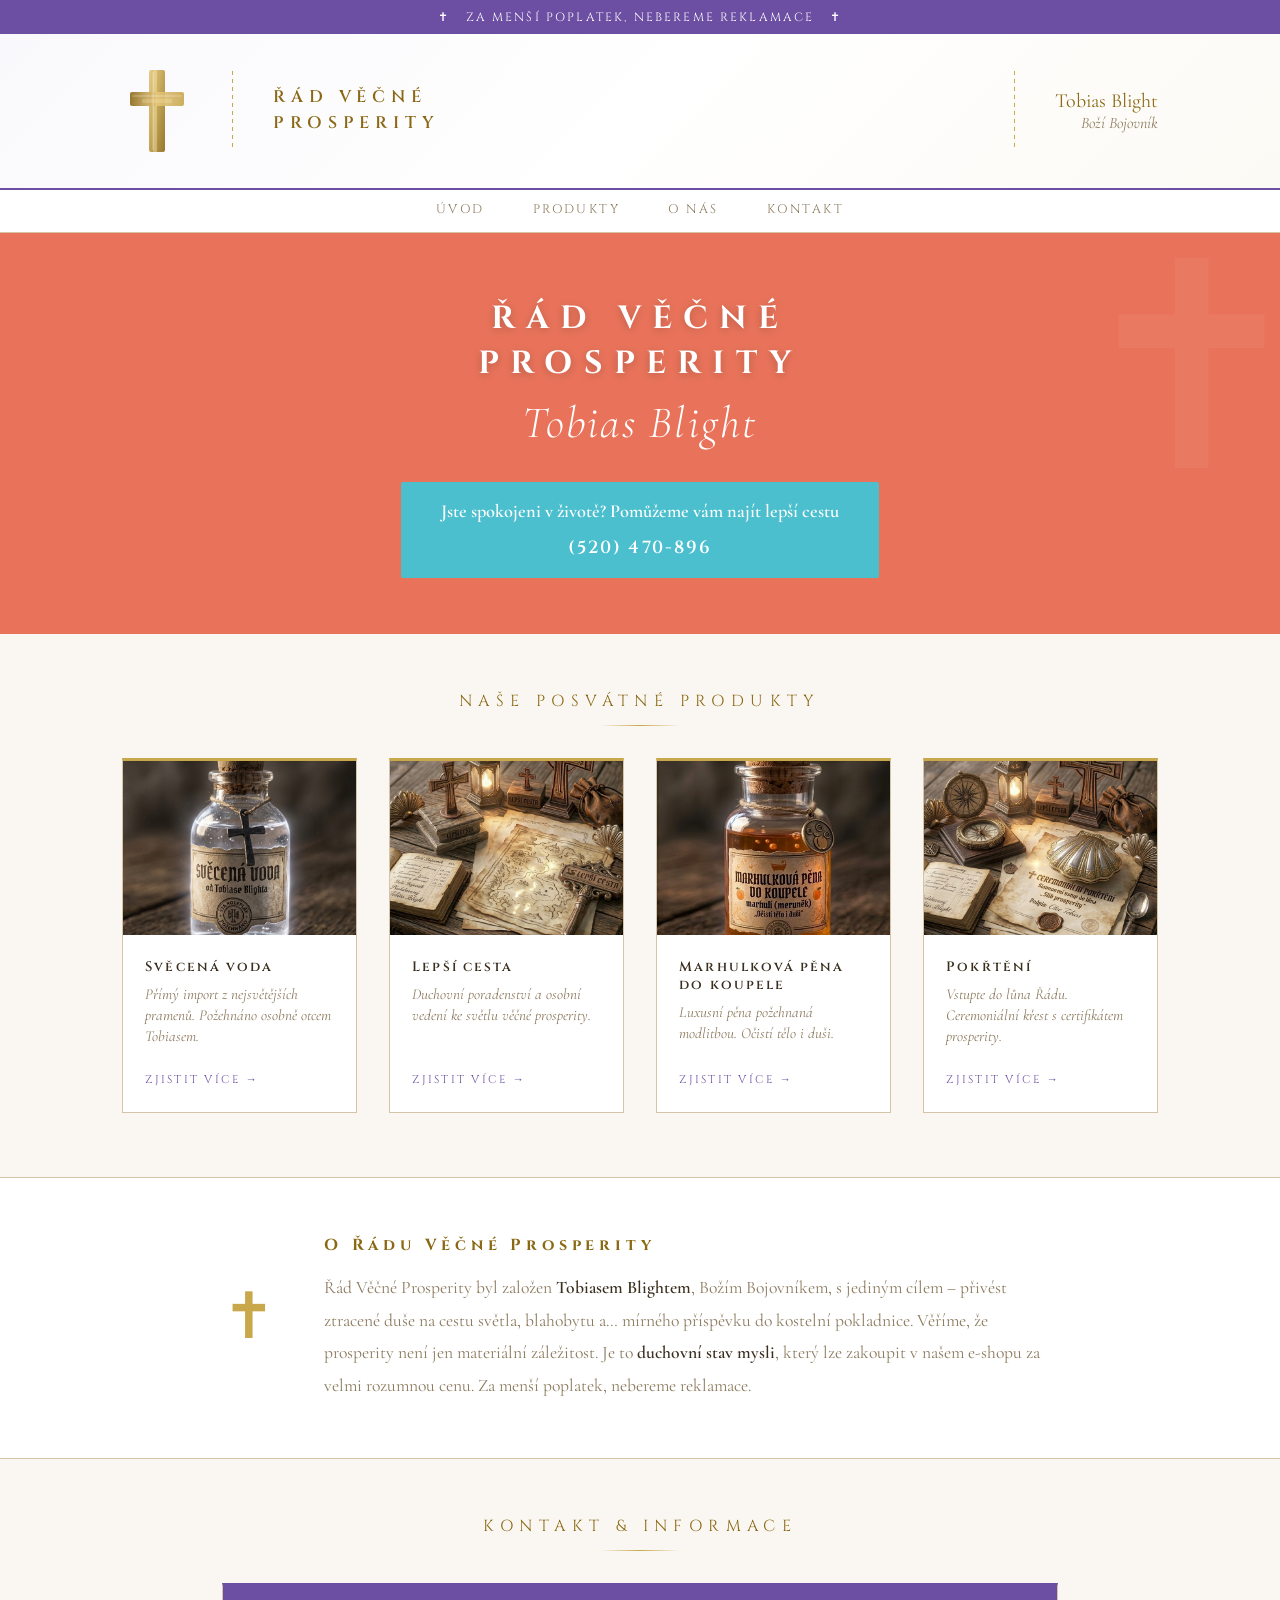
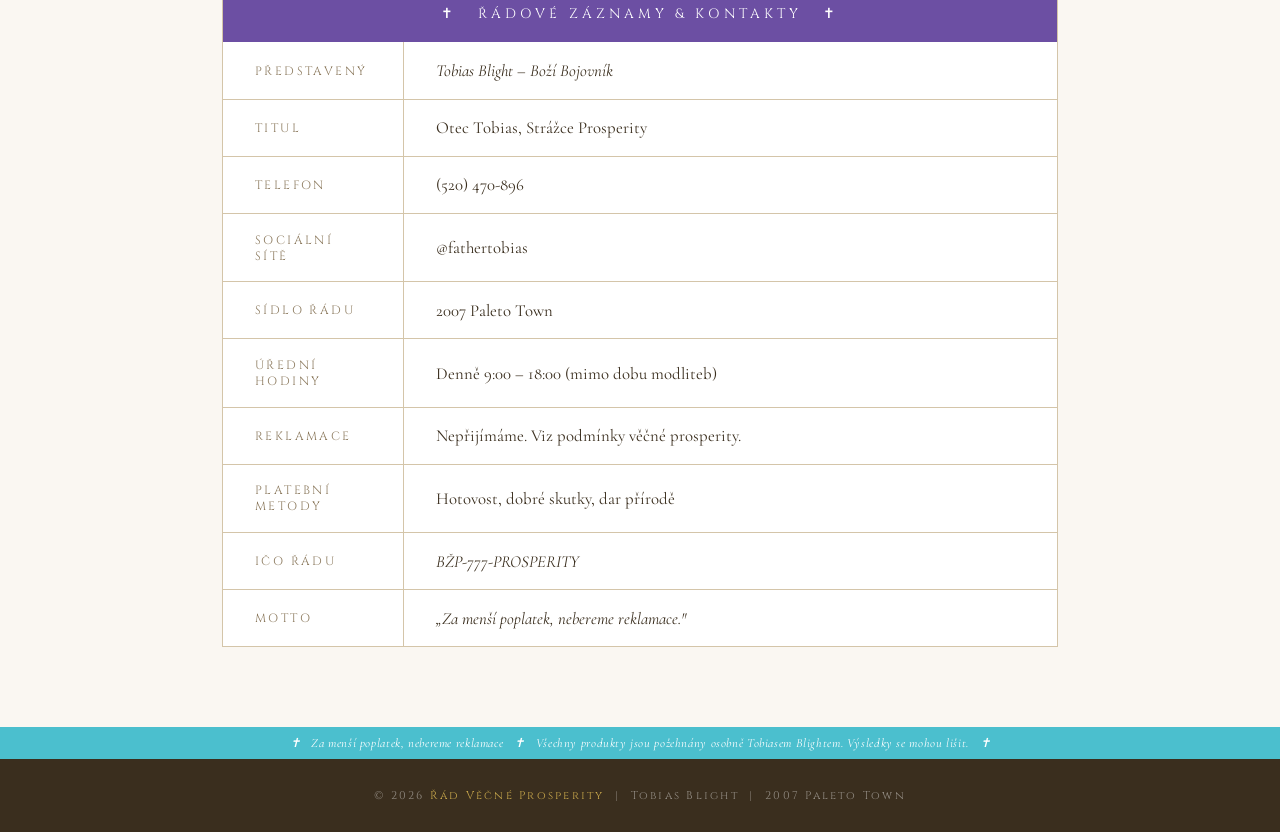
<file: index.html>
<!DOCTYPE html>
<html lang="cs">
<head>
<meta charset="UTF-8">
<meta name="viewport" content="width=device-width, initial-scale=1.0">
<title>Řád Věčné Prosperity – Tobias Blight</title>
<link rel="preconnect" href="https://fonts.googleapis.com">
<link href="https://fonts.googleapis.com/css2?family=Cormorant+Garamond:ital,wght@0,300;0,400;0,600;1,300;1,400&family=Cinzel:wght@400;600;700&display=swap" rel="stylesheet">
<style>
  :root {
    --gold: #C9A84C;
    --gold-light: #E8C97A;
    --gold-dark: #8B6914;
    --purple: #6C4FA3;
    --purple-light: #9B79D4;
    --coral: #E8735A;
    --teal: #4BBFCE;
    --cream: #FAF7F2;
    --white: #FFFFFF;
    --text-dark: #3A2E1E;
    --text-muted: #8C7A5E;
    --border: #D4C5A9;
  }

  * { margin: 0; padding: 0; box-sizing: border-box; }

  body {
    font-family: 'Cormorant Garamond', serif;
    background: var(--cream);
    color: var(--text-dark);
    min-height: 100vh;
  }

  /* ── HEADER ── */
  header {
    background: var(--white);
    border-bottom: 2px solid var(--purple);
    padding: 0;
    position: relative;
    overflow: hidden;
  }

  header::before {
    content: '';
    position: absolute;
    inset: 0;
    background: linear-gradient(135deg, rgba(108,79,163,0.04) 0%, transparent 50%, rgba(201,168,76,0.06) 100%);
    pointer-events: none;
  }

  .header-inner {
    max-width: 1100px;
    margin: 0 auto;
    display: flex;
    align-items: center;
    gap: 2.5rem;
    padding: 2rem 2rem;
  }

  .logo-cross {
    flex-shrink: 0;
    width: 70px;
    height: 90px;
  }

  .logo-cross svg {
    width: 100%;
    height: 100%;
  }

  .header-divider {
    width: 1px;
    height: 80px;
    background: repeating-linear-gradient(to bottom, var(--gold) 0px, var(--gold) 4px, transparent 4px, transparent 8px);
    flex-shrink: 0;
  }

  .header-text {
    flex: 1;
  }

  .org-name {
    font-family: 'Cinzel', serif;
    font-size: 1.05rem;
    font-weight: 600;
    letter-spacing: 0.35em;
    color: var(--gold-dark);
    line-height: 1.5;
  }

  .header-contact-bar {
    background: var(--purple);
    color: var(--white);
    text-align: center;
    padding: 0.55rem 1rem;
    font-family: 'Cinzel', serif;
    font-size: 0.75rem;
    letter-spacing: 0.18em;
  }

  nav {
    background: var(--white);
    border-bottom: 1px solid var(--border);
    padding: 0.7rem 2rem;
    display: flex;
    justify-content: center;
    gap: 3rem;
  }

  nav a {
    font-family: 'Cinzel', serif;
    font-size: 0.78rem;
    letter-spacing: 0.2em;
    color: var(--text-muted);
    text-decoration: none;
    text-transform: uppercase;
    transition: color 0.2s;
    padding-bottom: 2px;
    border-bottom: 1px solid transparent;
  }

  nav a:hover {
    color: var(--gold-dark);
    border-bottom-color: var(--gold);
  }

  /* ── HERO ── */
  .hero {
    background: var(--coral);
    color: var(--white);
    text-align: center;
    padding: 4rem 2rem 3.5rem;
    position: relative;
    overflow: hidden;
  }

  .hero::after {
    content: '✝';
    position: absolute;
    font-size: 18rem;
    color: rgba(255,255,255,0.04);
    top: -2rem;
    right: -2rem;
    pointer-events: none;
  }

  .hero-org {
    font-family: 'Cinzel', serif;
    font-size: clamp(1.3rem, 3vw, 2rem);
    letter-spacing: 0.35em;
    font-weight: 700;
    line-height: 1.4;
    text-shadow: 0 2px 8px rgba(0,0,0,0.2);
  }

  .hero-name {
    font-family: 'Cormorant Garamond', serif;
    font-style: italic;
    font-size: clamp(1.8rem, 4vw, 2.8rem);
    font-weight: 300;
    margin-top: 0.6rem;
    letter-spacing: 0.05em;
  }

  .hero-tagline {
    margin-top: 2rem;
    background: var(--teal);
    display: inline-block;
    padding: 1rem 2.5rem;
    font-size: 1.15rem;
    font-weight: 600;
    border-radius: 2px;
    max-width: 540px;
    line-height: 1.5;
  }

  .hero-phone {
    display: block;
    margin-top: 0.6rem;
    font-family: 'Cinzel', serif;
    font-size: 1.1rem;
    letter-spacing: 0.12em;
    font-weight: 600;
  }

  /* ── SECTION TITLES ── */
  .section-title-wrap {
    text-align: center;
    padding: 3.5rem 1rem 2rem;
  }

  .section-title {
    font-family: 'Cinzel', serif;
    font-size: 1rem;
    letter-spacing: 0.4em;
    color: var(--gold-dark);
    text-transform: uppercase;
  }

  .section-title-line {
    width: 80px;
    height: 1px;
    background: linear-gradient(90deg, transparent, var(--gold), transparent);
    margin: 0.8rem auto 0;
  }

  /* ── PRODUCTS GRID ── */
  .products-section {
    max-width: 1100px;
    margin: 0 auto;
    padding: 0 2rem 4rem;
  }

  .products-grid {
    display: grid;
    grid-template-columns: repeat(auto-fill, minmax(230px, 1fr));
    gap: 2rem;
  }

  .product-card {
    background: var(--white);
    border: 1px solid var(--border);
    border-top: 3px solid var(--gold);
    text-decoration: none;
    color: inherit;
    display: flex;
    flex-direction: column;
    transition: box-shadow 0.25s, transform 0.25s, border-top-color 0.25s;
    position: relative;
    overflow: hidden;
  }

  .product-card::before {
    content: '';
    position: absolute;
    inset: 0;
    background: linear-gradient(135deg, rgba(201,168,76,0.04), transparent);
    opacity: 0;
    transition: opacity 0.25s;
  }

  .product-card:hover {
    box-shadow: 0 8px 32px rgba(108,79,163,0.12), 0 2px 8px rgba(0,0,0,0.06);
    transform: translateY(-3px);
    border-top-color: var(--purple);
  }

  .product-card:hover::before { opacity: 1; }

  .product-img {
    width: 100%;
    aspect-ratio: 4/3;
    object-fit: cover;
    display: block;
    background: linear-gradient(135deg, #e8e0d4 0%, #f5f0ea 100%);
  }

  .product-img-placeholder {
    width: 100%;
    aspect-ratio: 4/3;
    background: linear-gradient(135deg, #e8e0d4 0%, #f5f0ea 100%);
    display: flex;
    align-items: center;
    justify-content: center;
    font-size: 3.5rem;
    color: var(--gold);
  }

  .product-img {
    width: 100%;
    aspect-ratio: 4/3;
    object-fit: cover;
    display: block;
    background: linear-gradient(135deg, #e8e0d4 0%, #f5f0ea 100%);
  }

  .product-body {
    padding: 1.4rem 1.4rem 1.6rem;
    flex: 1;
    display: flex;
    flex-direction: column;
    gap: 0.5rem;
  }

  .product-name {
    font-family: 'Cinzel', serif;
    font-size: 0.85rem;
    letter-spacing: 0.15em;
    color: var(--text-dark);
    font-weight: 600;
  }

  .product-sub {
    font-style: italic;
    color: var(--text-muted);
    font-size: 0.95rem;
    line-height: 1.4;
  }

  .product-cta {
    margin-top: auto;
    padding-top: 1rem;
    font-family: 'Cinzel', serif;
    font-size: 0.7rem;
    letter-spacing: 0.2em;
    color: var(--purple);
    text-transform: uppercase;
  }

  .product-card:hover .product-cta {
    color: var(--gold-dark);
  }

  /* ── ABOUT STRIP ── */
  .about-strip {
    background: var(--white);
    border-top: 1px solid var(--border);
    border-bottom: 1px solid var(--border);
  }

  .about-inner {
    max-width: 900px;
    margin: 0 auto;
    padding: 3.5rem 2rem;
    display: grid;
    grid-template-columns: auto 1fr;
    gap: 3rem;
    align-items: center;
  }

  .about-cross {
    font-size: 4rem;
    color: var(--gold);
    text-align: center;
    line-height: 1;
  }

  .about-text h2 {
    font-family: 'Cinzel', serif;
    font-size: 1rem;
    letter-spacing: 0.3em;
    color: var(--gold-dark);
    margin-bottom: 1rem;
  }

  .about-text p {
    font-size: 1.1rem;
    line-height: 1.85;
    color: var(--text-muted);
  }

  .about-text p strong {
    color: var(--text-dark);
    font-weight: 600;
  }

  /* ── CONTACTS TABLE ── */
  .contacts-section {
    max-width: 900px;
    margin: 0 auto;
    padding: 0 2rem 5rem;
  }

  .contacts-card {
    background: var(--white);
    border: 1px solid var(--border);
    border-top: 3px solid var(--purple);
    overflow: hidden;
  }

  .contacts-header {
    background: var(--purple);
    color: var(--white);
    padding: 1.2rem 2rem;
    font-family: 'Cinzel', serif;
    font-size: 0.85rem;
    letter-spacing: 0.3em;
    text-align: center;
  }

  .contacts-table {
    width: 100%;
    border-collapse: collapse;
  }

  .contacts-table tr {
    border-bottom: 1px solid var(--border);
    transition: background 0.15s;
  }

  .contacts-table tr:last-child { border-bottom: none; }
  .contacts-table tr:hover { background: #faf8f4; }

  .contacts-table td {
    padding: 1.1rem 2rem;
    font-size: 1.05rem;
    vertical-align: middle;
  }

  .contacts-table td:first-child {
    font-family: 'Cinzel', serif;
    font-size: 0.75rem;
    letter-spacing: 0.2em;
    color: var(--text-muted);
    width: 180px;
    border-right: 1px solid var(--border);
    text-transform: uppercase;
  }

  .contacts-table td:last-child {
    color: var(--text-dark);
    font-weight: 400;
  }

  .contacts-table .highlight {
    color: var(--purple);
    font-weight: 600;
  }

  .contacts-table .gold {
    color: var(--gold-dark);
    font-style: italic;
  }

  /* ── FOOTER ── */
  footer {
    background: var(--text-dark);
    color: rgba(255,255,255,0.45);
    text-align: center;
    padding: 1.8rem 1rem;
    font-family: 'Cinzel', serif;
    font-size: 0.7rem;
    letter-spacing: 0.2em;
  }

  footer span {
    color: var(--gold);
  }

  /* ── DISCLAIMER ── */
  .disclaimer {
    background: var(--teal);
    color: var(--white);
    text-align: center;
    padding: 0.5rem 1rem;
    font-size: 0.78rem;
    letter-spacing: 0.05em;
    font-style: italic;
  }
</style>
</head>
<body>

<!-- TOP BAR -->
<div class="header-contact-bar">✝ &nbsp; ZA MENŠÍ POPLATEK, NEBEREME REKLAMACE &nbsp; ✝</div>

<!-- HEADER -->
<header>
  <div class="header-inner">
    <div class="logo-cross">
      <svg viewBox="0 0 70 90" xmlns="http://www.w3.org/2000/svg">
        <defs>
          <linearGradient id="goldGrad" x1="0%" y1="0%" x2="100%" y2="100%">
            <stop offset="0%" style="stop-color:#E8C97A"/>
            <stop offset="40%" style="stop-color:#C9A84C"/>
            <stop offset="100%" style="stop-color:#8B6914"/>
          </linearGradient>
          <linearGradient id="goldGrad2" x1="0%" y1="0%" x2="100%" y2="0%">
            <stop offset="0%" style="stop-color:#8B6914"/>
            <stop offset="50%" style="stop-color:#E8C97A"/>
            <stop offset="100%" style="stop-color:#C9A84C"/>
          </linearGradient>
        </defs>
        <!-- vertical beam -->
        <rect x="27" y="4" width="16" height="82" rx="2" fill="url(#goldGrad)" opacity="0.9"/>
        <!-- highlight on vertical -->
        <rect x="31" y="4" width="4" height="82" rx="1" fill="rgba(255,240,180,0.4)"/>
        <!-- horizontal beam -->
        <rect x="8" y="26" width="54" height="14" rx="2" fill="url(#goldGrad2)" opacity="0.9"/>
        <!-- small cross pin -->
        <rect x="20" y="33" width="30" height="4" rx="1" fill="rgba(255,240,180,0.25)"/>
        <!-- inner line detail -->
        <rect x="30" y="6" width="2" height="78" rx="1" fill="rgba(255,255,255,0.18)"/>
        <rect x="10" y="29" width="50" height="2" rx="1" fill="rgba(255,255,255,0.18)"/>
      </svg>
    </div>
    <div class="header-divider"></div>
    <div class="header-text">
      <div class="org-name">ŘÁD VĚČNÉ<br>PROSPERITY</div>
    </div>
    <div class="header-divider"></div>
    <div style="text-align:right;">
      <div style="font-family:'Cormorant Garamond',serif; font-size:1.25rem; color:var(--gold-dark);">Tobias Blight</div>
      <div style="font-family:'Cormorant Garamond',serif; font-style:italic; color:var(--text-muted); font-size:1rem;">Boží Bojovník</div>
    </div>
  </div>
</header>

<!-- NAV -->
<nav>
  <a href="index.html">Úvod</a>
  <a href="#produkty">Produkty</a>
  <a href="#o-nas">O nás</a>
  <a href="#kontakt">Kontakt</a>
</nav>

<!-- HERO -->
<section class="hero">
  <div class="hero-org">ŘÁD VĚČNÉ<br>PROSPERITY</div>
  <div class="hero-name">Tobias Blight</div>
  <div class="hero-tagline">
    Jste spokojeni v životě? Pomůžeme vám najít lepší cestu
    <span class="hero-phone">(520) 470-896</span>
  </div>
</section>

<!-- PRODUCTS -->
<div class="section-title-wrap" id="produkty">
  <div class="section-title">Naše posvátné produkty</div>
  <div class="section-title-line"></div>
</div>

<section class="products-section">
  <div class="products-grid">

    <!-- Svěcená voda -->
    <a href="svecena-voda.html" class="product-card">
      <img src="img/svecena_voda.png" alt="Svěcená voda" class="product-img">
      <div class="product-body">
        <div class="product-name">Svěcená voda</div>
        <div class="product-sub">Přímý import z nejsvětějších pramenů. Požehnáno osobně otcem Tobiasem.</div>
        <div class="product-cta">Zjistit více →</div>
      </div>
    </a>

    <!-- Lepší cesta -->
    <a href="lepsi-cesta.html" class="product-card">
      <img src="img/lepsi_cesta.png" alt="Lepší cesta" class="product-img">
      <div class="product-body">
        <div class="product-name">Lepší cesta</div>
        <div class="product-sub">Duchovní poradenství a osobní vedení ke světlu věčné prosperity.</div>
        <div class="product-cta">Zjistit více →</div>
      </div>
    </a>

    <!-- Marhulková pěna -->
    <a href="marhulkova-pena.html" class="product-card">
      <img src="img/marhulkova_kupel.png" alt="Marhulková pěna" class="product-img">
      <div class="product-body">
        <div class="product-name">Marhulková pěna do koupele</div>
        <div class="product-sub">Luxusní pěna požehnaná modlitbou. Očistí tělo i duši.</div>
        <div class="product-cta">Zjistit více →</div>
      </div>
    </a>

    <!-- Pokřtění -->
    <a href="pokrteni.html" class="product-card">
      <img src="img/pokrteni.png" alt="Pokřtění" class="product-img">
      <div class="product-body">
        <div class="product-name">Pokřtění</div>
        <div class="product-sub">Vstupte do lůna Řádu. Ceremoniální křest s certifikátem prosperity.</div>
        <div class="product-cta">Zjistit více →</div>
      </div>
    </a>

  </div>
</section>

<!-- ABOUT -->
<section class="about-strip" id="o-nas">
  <div class="about-inner">
    <div class="about-cross">✝</div>
    <div class="about-text">
      <h2>O Řádu Věčné Prosperity</h2>
      <p>
        Řád Věčné Prosperity byl založen <strong>Tobiasem Blightem</strong>, Božím Bojovníkem,
        s jediným cílem – přivést ztracené duše na cestu světla, blahobytu a… mírného příspěvku
        do kostelní pokladnice. Věříme, že prosperity není jen materiální záležitost.
        Je to <strong>duchovní stav mysli</strong>, který lze zakoupit v našem e-shopu za velmi rozumnou cenu.
        Za menší poplatek, nebereme reklamace.
      </p>
    </div>
  </div>
</section>

<!-- CONTACTS -->
<div class="section-title-wrap" id="kontakt">
  <div class="section-title">Kontakt &amp; informace</div>
  <div class="section-title-line"></div>
</div>

<section class="contacts-section">
  <div class="contacts-card">
    <div class="contacts-header">✝ &nbsp; ŘÁDOVÉ ZÁZNAMY &amp; KONTAKTY &nbsp; ✝</div>
    <table class="contacts-table">
      <tr>
        <td>Představený</td>
        <td class="gold">Tobias Blight – Boží Bojovník</td>
      </tr>
      <tr>
        <td>Titul</td>
        <td>Otec Tobias, Strážce Prosperity</td>
      </tr>
      <tr>
        <td>Telefon</td>
        <td class="highlight">(520) 470-896</td>
      </tr>
      <tr>
        <td>Sociální sítě</td>
        <td class="highlight">@fathertobias</td>
      </tr>
      <tr>
        <td>Sídlo řádu</td>
        <td>2007 Paleto Town</td>
      </tr>
      <tr>
        <td>Úřední hodiny</td>
        <td>Denně 9:00 – 18:00 (mimo dobu modliteb)</td>
      </tr>
      <tr>
        <td>Reklamace</td>
        <td>Nepřijímáme. Viz podmínky věčné prosperity.</td>
      </tr>
      <tr>
        <td>Platební metody</td>
        <td>Hotovost, dobré skutky, dar přírodě</td>
      </tr>
      <tr>
        <td>IČO Řádu</td>
        <td class="gold">BŽP-777-PROSPERITY</td>
      </tr>
      <tr>
        <td>Motto</td>
        <td><em>„Za menší poplatek, nebereme reklamace."</em></td>
      </tr>
    </table>
  </div>
</section>

<!-- DISCLAIMER -->
<div class="disclaimer">
  ✝ &nbsp; Za menší poplatek, nebereme reklamace &nbsp; ✝ &nbsp; Všechny produkty jsou požehnány osobně Tobiasem Blightem. Výsledky se mohou lišit. &nbsp; ✝
</div>

<footer>
  &copy; 2026 <span>Řád Věčné Prosperity</span> &nbsp;|&nbsp; Tobias Blight &nbsp;|&nbsp; 2007 Paleto Town
</footer>

</body>
</html>
</file>
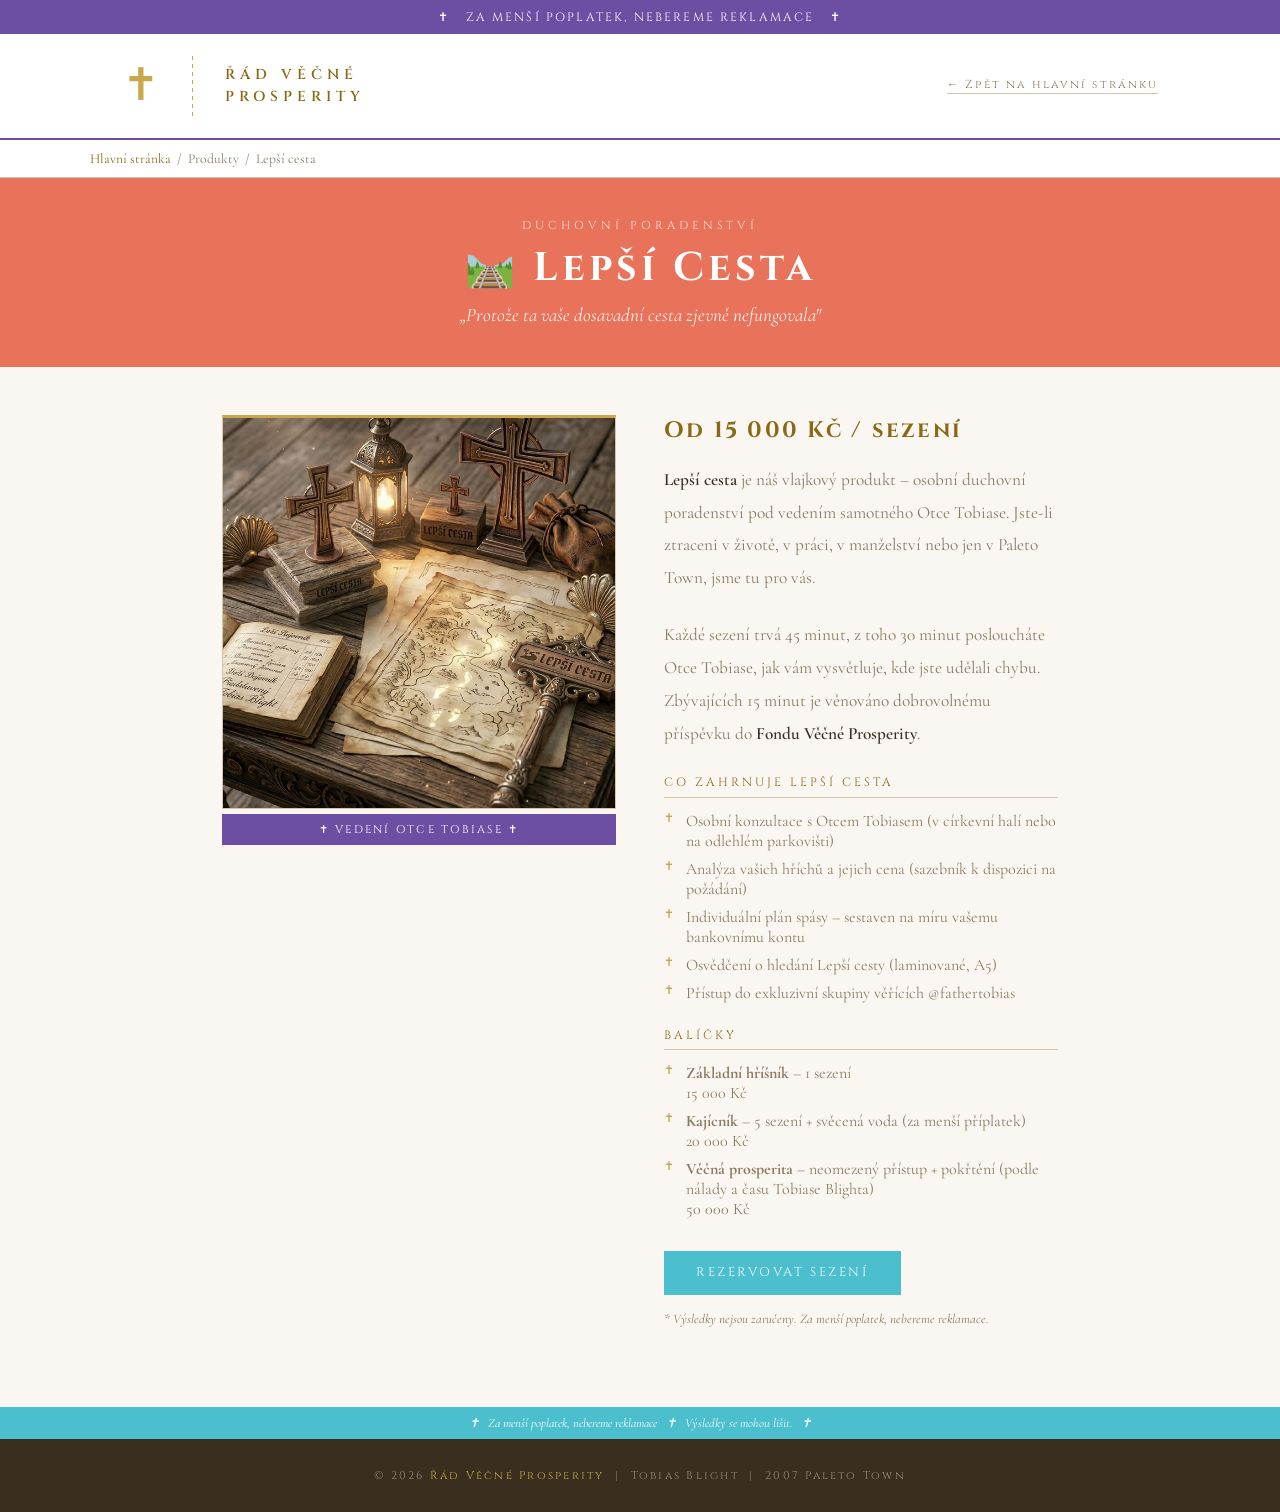
<file: lepsi-cesta.html>
<!DOCTYPE html>
<html lang="cs">
<head>
<meta charset="UTF-8">
<meta name="viewport" content="width=device-width, initial-scale=1.0">
<title>Lepší Cesta – Řád Věčné Prosperity</title>
<link rel="stylesheet" href="product-style.css">
</head>
<body>

<div class="top-bar">✝ &nbsp; ZA MENŠÍ POPLATEK, NEBEREME REKLAMACE &nbsp; ✝</div>

<header>
  <div class="header-inner">
    <div class="header-cross">✝</div>
    <div class="header-divider"></div>
    <div class="org-name">ŘÁD VĚČNÉ<br>PROSPERITY</div>
    <a href="index.html" class="back-link">← Zpět na hlavní stránku</a>
  </div>
</header>

<div style="background:var(--white); border-bottom:1px solid var(--border); padding:0.6rem 2rem;">
  <div style="max-width:1100px; margin:0 auto; font-size:0.85rem; color:var(--text-muted);">
    <a href="index.html" style="color:var(--gold-dark); text-decoration:none;">Hlavní stránka</a>
    &nbsp;/&nbsp; Produkty &nbsp;/&nbsp; Lepší cesta
  </div>
</div>

<div class="product-hero">
  <div class="category">Duchovní poradenství</div>
  <h1>🛤️ Lepší Cesta</h1>
  <div class="tagline">„Protože ta vaše dosavadní cesta zjevně nefungovala"</div>
</div>

<div class="product-content">

  <!-- IMAGE -->
  <div class="product-image-wrap">
    <img src="img/lepsi_cesta.png" alt="Lepší cesta" class="product-image">
    <div class="product-badge">✝ VEDENÍ OTCE TOBIASE ✝</div>
  </div>

  <!-- DETAILS -->
  <div class="product-details">
    <div class="product-price">Od 15 000 Kč / sezení</div>

    <p class="product-description">
      <strong>Lepší cesta</strong> je náš vlajkový produkt – osobní duchovní poradenství
      pod vedením samotného Otce Tobiase. Jste-li ztraceni v životě, v práci, v manželství
      nebo jen v Paleto Town, jsme tu pro vás.
    </p>

    <p class="product-description">
      Každé sezení trvá 45 minut, z toho 30 minut posloucháte Otce Tobiase,
      jak vám vysvětluje, kde jste udělali chybu. Zbývajících 15 minut je věnováno
      dobrovolnému příspěvku do <strong>Fondu Věčné Prosperity</strong>.
    </p>

    <div class="features-title">Co zahrnuje Lepší cesta</div>
    <ul class="features-list">
      <li>Osobní konzultace s Otcem Tobiasem (v církevní halí nebo na odlehlém parkovišti)</li>
      <li>Analýza vašich hříchů a jejich cena (sazebník k dispozici na požádání)</li>
      <li>Individuální plán spásy – sestaven na míru vašemu bankovnímu kontu</li>
      <li>Osvědčení o hledání Lepší cesty (laminované, A5)</li>
      <li>Přístup do exkluzivní skupiny věřících @fathertobias</li>
    </ul>

    <div class="features-title">Balíčky</div>
    <ul class="features-list">
      <li><strong>Základní hříšník</strong> – 1 sezení <br>15 000 Kč</br></li>
      <li><strong>Kajícník</strong> – 5 sezení + svěcená voda (za menší příplatek) <br>20 000 Kč</br></li>
      <li><strong>Věčná prosperita</strong> – neomezený přístup + pokřtění (podle nálady a času Tobiase Blighta) <br>50 000 Kč</br></li>
    </ul>

    <a href="tel:733712958" class="cta-btn">Rezervovat sezení</a>
    <p class="disclaimer-note">* Výsledky nejsou zaručeny. Za menší poplatek, nebereme reklamace.</p>
  </div>

</div>

<div class="disclaimer-strip">
  ✝ &nbsp; Za menší poplatek, nebereme reklamace &nbsp; ✝ &nbsp; Výsledky se mohou lišit. &nbsp; ✝
</div>

<footer>
  &copy; 2026 <span>Řád Věčné Prosperity</span> &nbsp;|&nbsp; Tobias Blight &nbsp;|&nbsp; 2007 Paleto Town
</footer>

</body>
</html>
</file>
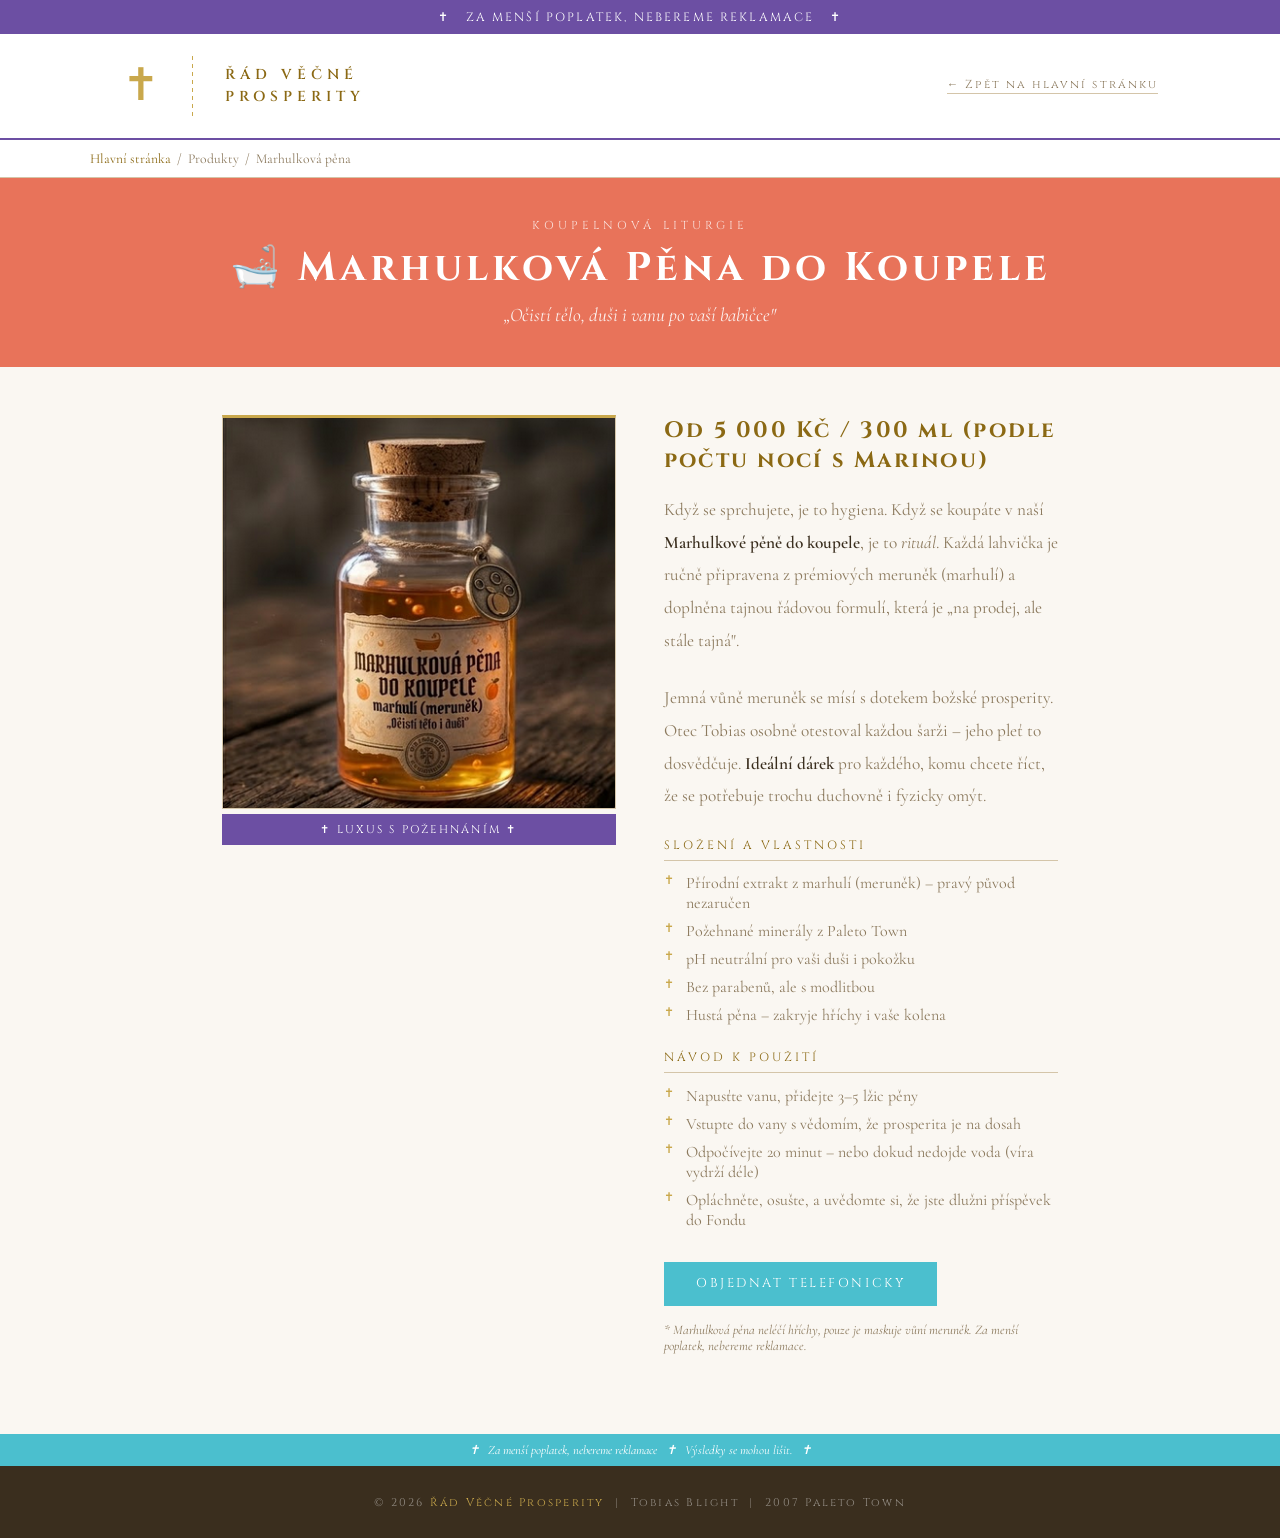
<file: marhulkova-pena.html>
<!DOCTYPE html>
<html lang="cs">
<head>
<meta charset="UTF-8">
<meta name="viewport" content="width=device-width, initial-scale=1.0">
<title>Marhulková Pěna do Koupele – Řád Věčné Prosperity</title>
<link rel="stylesheet" href="product-style.css">
</head>
<body>

<div class="top-bar">✝ &nbsp; ZA MENŠÍ POPLATEK, NEBEREME REKLAMACE &nbsp; ✝</div>

<header>
  <div class="header-inner">
    <div class="header-cross">✝</div>
    <div class="header-divider"></div>
    <div class="org-name">ŘÁD VĚČNÉ<br>PROSPERITY</div>
    <a href="index.html" class="back-link">← Zpět na hlavní stránku</a>
  </div>
</header>

<div style="background:var(--white); border-bottom:1px solid var(--border); padding:0.6rem 2rem;">
  <div style="max-width:1100px; margin:0 auto; font-size:0.85rem; color:var(--text-muted);">
    <a href="index.html" style="color:var(--gold-dark); text-decoration:none;">Hlavní stránka</a>
    &nbsp;/&nbsp; Produkty &nbsp;/&nbsp; Marhulková pěna
  </div>
</div>

<div class="product-hero">
  <div class="category">Koupelnová liturgie</div>
  <h1>🛁 Marhulková Pěna do Koupele</h1>
  <div class="tagline">„Očistí tělo, duši i vanu po vaší babičce"</div>
</div>

<div class="product-content">

  <!-- IMAGE -->
  <div class="product-image-wrap">
    <img src="img/marhulkova_kupel.png" alt="Marhulková pěna" class="product-image">
    <div class="product-badge">✝ LUXUS S POŽEHNÁNÍM ✝</div>
  </div>

  <!-- DETAILS -->
  <div class="product-details">
    <div class="product-price">Od 5 000 Kč / 300 ml (podle počtu nocí s Marinou)</div>

    <p class="product-description">
      Když se sprchujete, je to hygiena. Když se koupáte v naší
      <strong>Marhulkové pěně do koupele</strong>, je to <em>rituál</em>.
      Každá lahvička je ručně připravena z prémiových meruněk (marhulí)
      a doplněna tajnou řádovou formulí, která je „na prodej, ale stále tajná".
    </p>

    <p class="product-description">
      Jemná vůně meruněk se mísí s dotekem božské prosperity.
      Otec Tobias osobně otestoval každou šarži – jeho pleť to dosvědčuje.
      <strong>Ideální dárek</strong> pro každého, komu chcete říct,
      že se potřebuje trochu duchovně i fyzicky omýt.
    </p>

    <div class="features-title">Složení a vlastnosti</div>
    <ul class="features-list">
      <li>Přírodní extrakt z marhulí (meruněk) – pravý původ nezaručen</li>
      <li>Požehnané minerály z Paleto Town</li>
      <li>pH neutrální pro vaši duši i pokožku</li>
      <li>Bez parabenů, ale s modlitbou</li>
      <li>Hustá pěna – zakryje hříchy i vaše kolena</li>
    </ul>

    <div class="features-title">Návod k použití</div>
    <ul class="features-list">
      <li>Napusťte vanu, přidejte 3–5 lžic pěny</li>
      <li>Vstupte do vany s vědomím, že prosperita je na dosah</li>
      <li>Odpočívejte 20 minut – nebo dokud nedojde voda (víra vydrží déle)</li>
      <li>Opláchněte, osušte, a uvědomte si, že jste dlužni příspěvek do Fondu</li>
    </ul>

    <a href="tel:733712958" class="cta-btn">Objednat telefonicky</a>
    <p class="disclaimer-note">* Marhulková pěna neléčí hříchy, pouze je maskuje vůní meruněk. Za menší poplatek, nebereme reklamace.</p>
  </div>

</div>

<div class="disclaimer-strip">
  ✝ &nbsp; Za menší poplatek, nebereme reklamace &nbsp; ✝ &nbsp; Výsledky se mohou lišit. &nbsp; ✝
</div>

<footer>
  &copy; 2026 <span>Řád Věčné Prosperity</span> &nbsp;|&nbsp; Tobias Blight &nbsp;|&nbsp; 2007 Paleto Town
</footer>

</body>
</html>
</file>
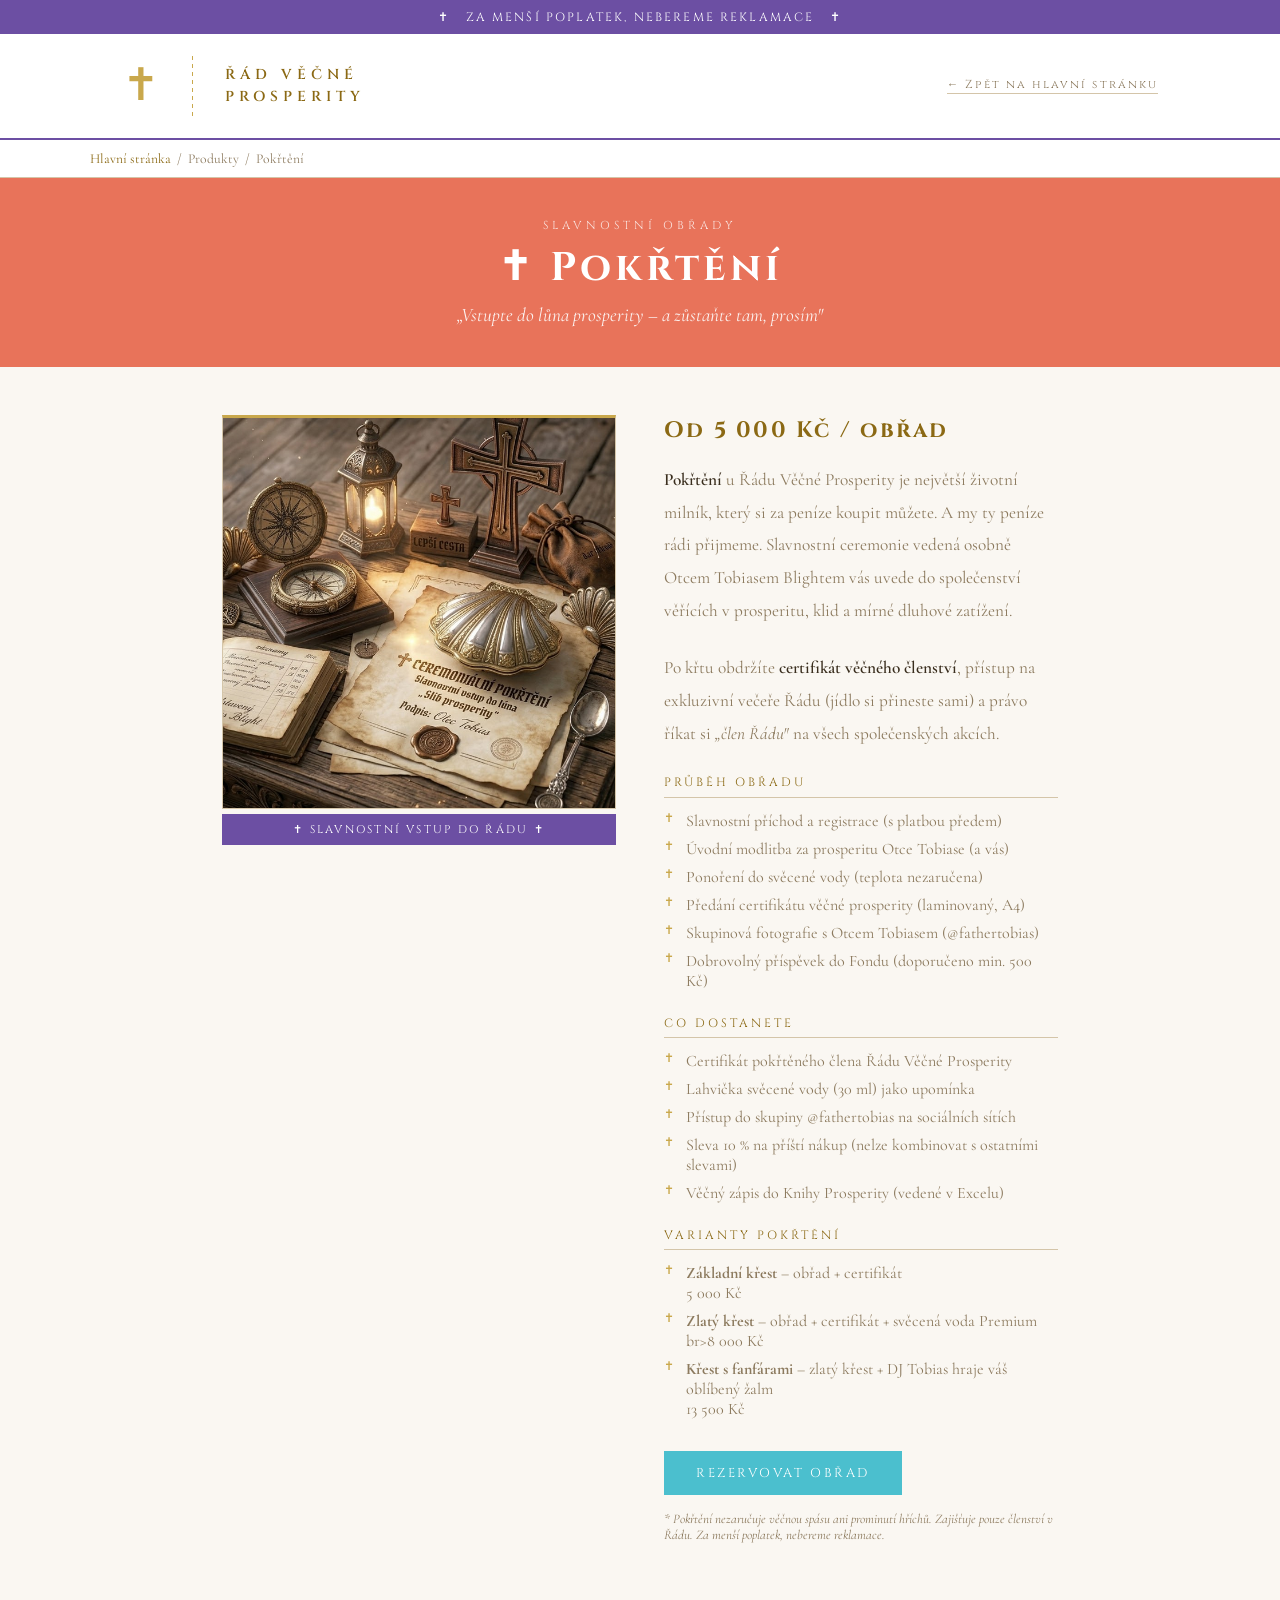
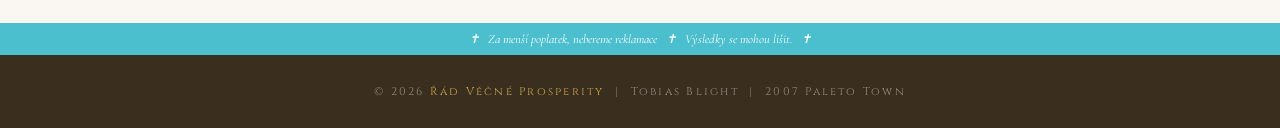
<file: pokrteni.html>
<!DOCTYPE html>
<html lang="cs">
<head>
<meta charset="UTF-8">
<meta name="viewport" content="width=device-width, initial-scale=1.0">
<title>Pokřtění – Řád Věčné Prosperity</title>
<link rel="stylesheet" href="product-style.css">
</head>
<body>

<div class="top-bar">✝ &nbsp; ZA MENŠÍ POPLATEK, NEBEREME REKLAMACE &nbsp; ✝</div>

<header>
  <div class="header-inner">
    <div class="header-cross">✝</div>
    <div class="header-divider"></div>
    <div class="org-name">ŘÁD VĚČNÉ<br>PROSPERITY</div>
    <a href="index.html" class="back-link">← Zpět na hlavní stránku</a>
  </div>
</header>

<div style="background:var(--white); border-bottom:1px solid var(--border); padding:0.6rem 2rem;">
  <div style="max-width:1100px; margin:0 auto; font-size:0.85rem; color:var(--text-muted);">
    <a href="index.html" style="color:var(--gold-dark); text-decoration:none;">Hlavní stránka</a>
    &nbsp;/&nbsp; Produkty &nbsp;/&nbsp; Pokřtění
  </div>
</div>

<div class="product-hero">
  <div class="category">Slavnostní obřady</div>
  <h1>✝ Pokřtění</h1>
  <div class="tagline">„Vstupte do lůna prosperity – a zůstaňte tam, prosím"</div>
</div>

<div class="product-content">

  <!-- IMAGE -->
  <div class="product-image-wrap">
    <img src="img/pokrteni.png" alt="Pokřtění" class="product-image">
    <div class="product-badge">✝ SLAVNOSTNÍ VSTUP DO ŘÁDU ✝</div>
  </div>

  <!-- DETAILS -->
  <div class="product-details">
    <div class="product-price">Od 5 000 Kč / obřad</div>

    <p class="product-description">
      <strong>Pokřtění</strong> u Řádu Věčné Prosperity je největší životní milník,
      který si za peníze koupit můžete. A my ty peníze rádi přijmeme.
      Slavnostní ceremonie vedená osobně Otcem Tobiasem Blightem vás uvede
      do společenství věřících v prosperitu, klid a mírné dluhové zatížení.
    </p>

    <p class="product-description">
      Po křtu obdržíte <strong>certifikát věčného členství</strong>,
      přístup na exkluzivní večeře Řádu (jídlo si přineste sami)
      a právo říkat si <em>„člen Řádu"</em> na všech společenských akcích.
    </p>

    <div class="features-title">Průběh obřadu</div>
    <ul class="features-list">
      <li>Slavnostní příchod a registrace (s platbou předem)</li>
      <li>Úvodní modlitba za prosperitu Otce Tobiase (a vás)</li>
      <li>Ponoření do svěcené vody (teplota nezaručena)</li>
      <li>Předání certifikátu věčné prosperity (laminovaný, A4)</li>
      <li>Skupinová fotografie s Otcem Tobiasem (@fathertobias)</li>
      <li>Dobrovolný příspěvek do Fondu (doporučeno min. 500 Kč)</li>
    </ul>

    <div class="features-title">Co dostanete</div>
    <ul class="features-list">
      <li>Certifikát pokřtěného člena Řádu Věčné Prosperity</li>
      <li>Lahvička svěcené vody (30 ml) jako upomínka</li>
      <li>Přístup do skupiny @fathertobias na sociálních sítích</li>
      <li>Sleva 10 % na příští nákup (nelze kombinovat s ostatními slevami)</li>
      <li>Věčný zápis do Knihy Prosperity (vedené v Excelu)</li>
    </ul>

    <div class="features-title">Varianty pokřtění</div>
    <ul class="features-list">
      <li><strong>Základní křest</strong> – obřad + certifikát <br>5 000 Kč</br></li>
      <li><strong>Zlatý křest</strong> – obřad + certifikát + svěcená voda Premium br>8 000 Kč</br></li>
      <li><strong>Křest s fanfárami</strong> – zlatý křest + DJ Tobias hraje váš oblíbený žalm <br> 13 500 Kč</br></li>
    </ul>

    <a href="tel:733712958" class="cta-btn">Rezervovat obřad</a>
    <p class="disclaimer-note">* Pokřtění nezaručuje věčnou spásu ani prominutí hříchů. Zajišťuje pouze členství v Řádu. Za menší poplatek, nebereme reklamace.</p>
  </div>

</div>

<div class="disclaimer-strip">
  ✝ &nbsp; Za menší poplatek, nebereme reklamace &nbsp; ✝ &nbsp; Výsledky se mohou lišit. &nbsp; ✝
</div>

<footer>
  &copy; 2026 <span>Řád Věčné Prosperity</span> &nbsp;|&nbsp; Tobias Blight &nbsp;|&nbsp; 2007 Paleto Town
</footer>

</body>
</html>
</file>
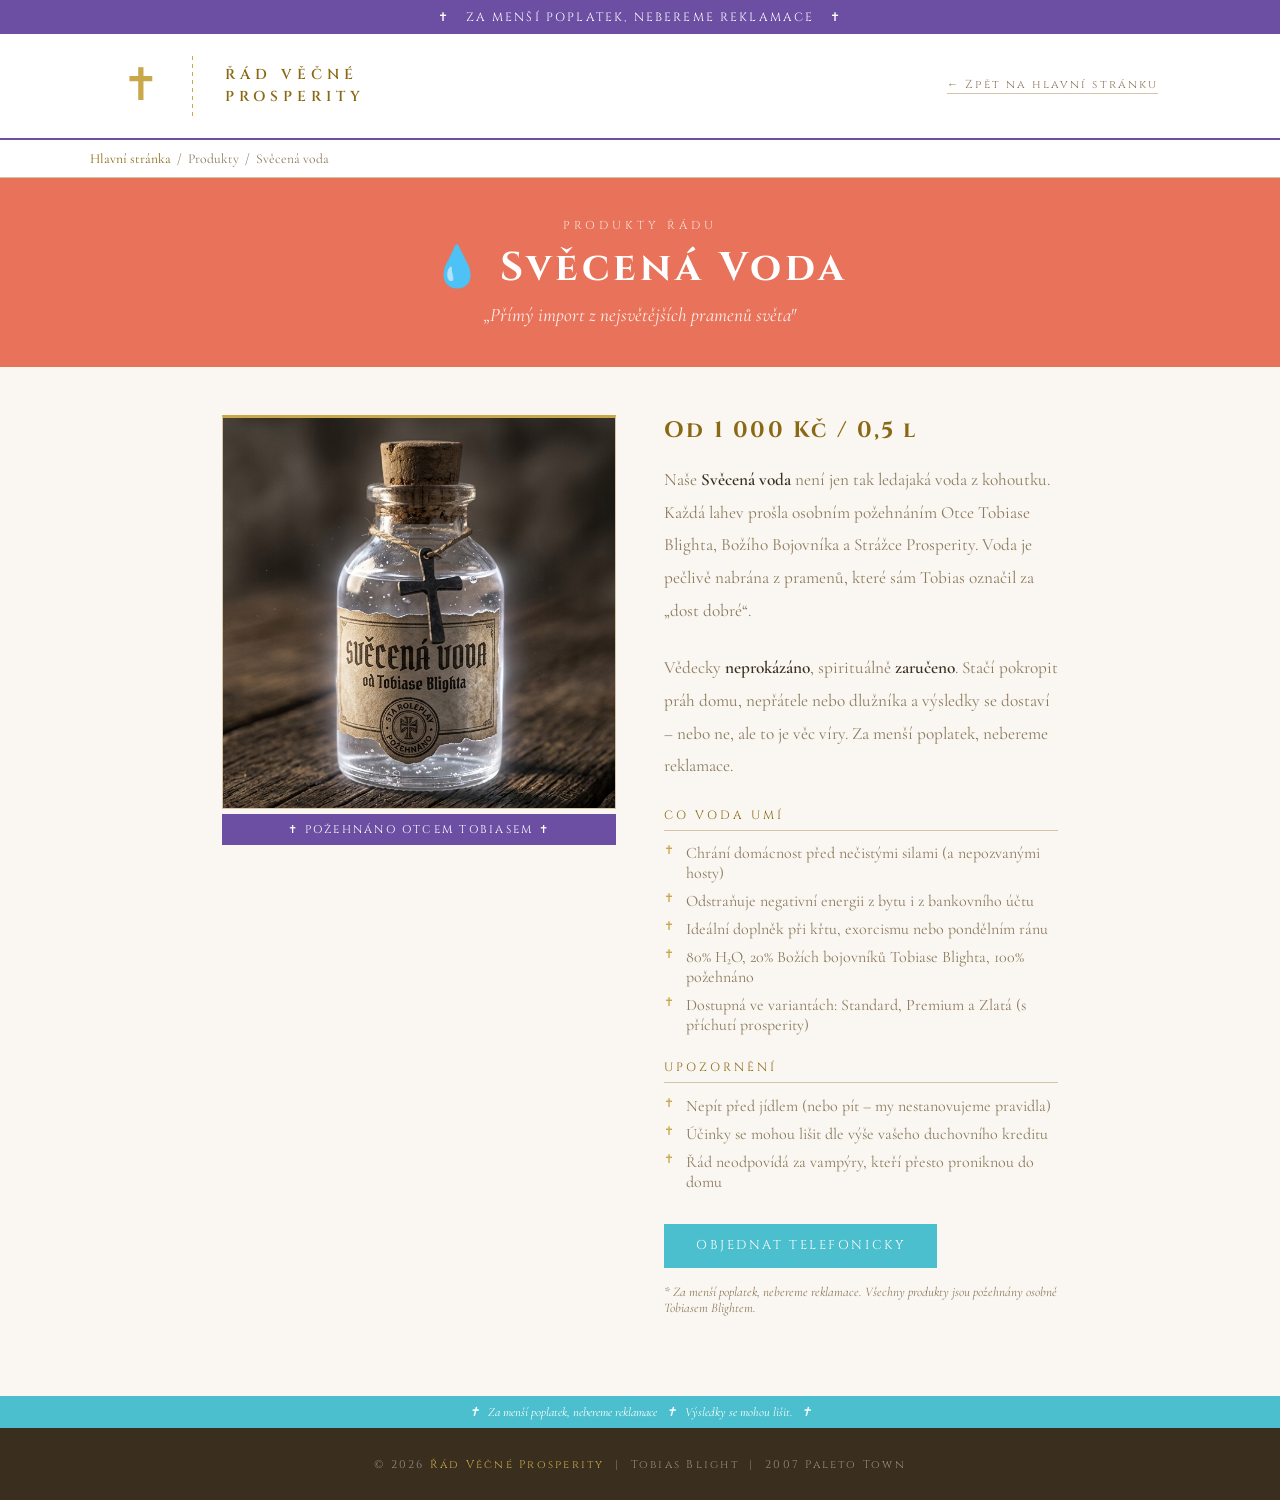
<file: svecena-voda.html>
<!DOCTYPE html>
<html lang="cs">
<head>
<meta charset="UTF-8">
<meta name="viewport" content="width=device-width, initial-scale=1.0">
<title>Svěcená Voda – Řád Věčné Prosperity</title>
<link rel="stylesheet" href="product-style.css">
</head>
<body>

<div class="top-bar">✝ &nbsp; ZA MENŠÍ POPLATEK, NEBEREME REKLAMACE &nbsp; ✝</div>

<header>
  <div class="header-inner">
    <div class="header-cross">✝</div>
    <div class="header-divider"></div>
    <div class="org-name">ŘÁD VĚČNÉ<br>PROSPERITY</div>
    <a href="index.html" class="back-link">← Zpět na hlavní stránku</a>
  </div>
</header>

<div style="background:var(--white); border-bottom:1px solid var(--border); padding:0.6rem 2rem;">
  <div style="max-width:1100px; margin:0 auto; font-size:0.85rem; color:var(--text-muted);">
    <a href="index.html" style="color:var(--gold-dark); text-decoration:none;">Hlavní stránka</a>
    &nbsp;/&nbsp; Produkty &nbsp;/&nbsp; Svěcená voda
  </div>
</div>

<div class="product-hero">
  <div class="category">Produkty Řádu</div>
  <h1>💧 Svěcená Voda</h1>
  <div class="tagline">„Přímý import z nejsvětějších pramenů světa"</div>
</div>

<div class="product-content">

  <!-- IMAGE -->
  <div class="product-image-wrap">
    <img src="img/svecena_voda.png" alt="Svěcená voda" class="product-image">
    <div class="product-badge">✝ POŽEHNÁNO OTCEM TOBIASEM ✝</div>
  </div>

  <!-- DETAILS -->
  <div class="product-details">
    <div class="product-price">Od 1 000 Kč / 0,5 l</div>

    <p class="product-description">
      Naše <strong>Svěcená voda</strong> není jen tak ledajaká voda z kohoutku. Každá lahev prošla
      osobním požehnáním Otce Tobiase Blighta, Božího Bojovníka a Strážce Prosperity.
      Voda je pečlivě nabrána z pramenů, které sám Tobias označil za &bdquo;dost dobré&ldquo;.
    </p>

    <p class="product-description">
      Vědecky <strong>neprokázáno</strong>, spirituálně <strong>zaručeno</strong>. Stačí pokropit
      práh domu, nepřátele nebo dlužníka a výsledky se dostaví – nebo ne, ale to je věc víry.
      Za menší poplatek, nebereme reklamace.
    </p>

    <div class="features-title">Co voda umí</div>
    <ul class="features-list">
      <li>Chrání domácnost před nečistými silami (a nepozvanými hosty)</li>
      <li>Odstraňuje negativní energii z bytu i z bankovního účtu</li>
      <li>Ideální doplněk při křtu, exorcismu nebo pondělním ránu</li>
      <li>80% H₂O, 20% Božích bojovníků Tobiase Blighta, 100% požehnáno</li>
      <li>Dostupná ve variantách: Standard, Premium a Zlatá (s příchutí prosperity)</li>
    </ul>

    <div class="features-title">Upozornění</div>
    <ul class="features-list">
      <li>Nepít před jídlem (nebo pít – my nestanovujeme pravidla)</li>
      <li>Účinky se mohou lišit dle výše vašeho duchovního kreditu</li>
      <li>Řád neodpovídá za vampýry, kteří přesto proniknou do domu</li>
    </ul>

    <a href="tel:733712958" class="cta-btn">Objednat telefonicky</a>
    <p class="disclaimer-note">* Za menší poplatek, nebereme reklamace. Všechny produkty jsou požehnány osobně Tobiasem Blightem.</p>
  </div>

</div>

<div class="disclaimer-strip">
  ✝ &nbsp; Za menší poplatek, nebereme reklamace &nbsp; ✝ &nbsp; Výsledky se mohou lišit. &nbsp; ✝
</div>

<footer>
  &copy; 2026 <span>Řád Věčné Prosperity</span> &nbsp;|&nbsp; Tobias Blight &nbsp;|&nbsp; 2007 Paleto Town
</footer>

</body>
</html>
</file>
<file: product-style.css>
/* ── SHARED PRODUCT PAGE STYLES ── */
@import url('https://fonts.googleapis.com/css2?family=Cormorant+Garamond:ital,wght@0,300;0,400;0,600;1,300;1,400&family=Cinzel:wght@400;600;700&display=swap');

:root {
  --gold: #C9A84C;
  --gold-light: #E8C97A;
  --gold-dark: #8B6914;
  --purple: #6C4FA3;
  --purple-light: #9B79D4;
  --coral: #E8735A;
  --teal: #4BBFCE;
  --cream: #FAF7F2;
  --white: #FFFFFF;
  --text-dark: #3A2E1E;
  --text-muted: #8C7A5E;
  --border: #D4C5A9;
}

* { margin: 0; padding: 0; box-sizing: border-box; }

body {
  font-family: 'Cormorant Garamond', serif;
  background: var(--cream);
  color: var(--text-dark);
}

/* TOP BAR */
.top-bar {
  background: var(--purple);
  color: var(--white);
  text-align: center;
  padding: 0.55rem 1rem;
  font-family: 'Cinzel', serif;
  font-size: 0.75rem;
  letter-spacing: 0.18em;
}

/* HEADER */
header {
  background: var(--white);
  border-bottom: 2px solid var(--purple);
  padding: 0;
}

.header-inner {
  max-width: 1100px;
  margin: 0 auto;
  display: flex;
  align-items: center;
  gap: 2rem;
  padding: 1.4rem 2rem;
}

.header-cross {
  font-size: 2.8rem;
  color: var(--gold);
  line-height: 1;
}

.header-divider {
  width: 1px;
  height: 60px;
  background: repeating-linear-gradient(to bottom, var(--gold) 0px, var(--gold) 4px, transparent 4px, transparent 8px);
  flex-shrink: 0;
}

.org-name {
  font-family: 'Cinzel', serif;
  font-size: 0.9rem;
  font-weight: 600;
  letter-spacing: 0.35em;
  color: var(--gold-dark);
  line-height: 1.5;
  flex: 1;
}

.back-link {
  font-family: 'Cinzel', serif;
  font-size: 0.72rem;
  letter-spacing: 0.18em;
  color: var(--text-muted);
  text-decoration: none;
  border-bottom: 1px solid var(--border);
  padding-bottom: 1px;
  transition: color 0.2s;
}
.back-link:hover { color: var(--gold-dark); }

/* BREADCRUMB */
.breadcrumb {
  background: var(--white);
  border-bottom: 1px solid var(--border);
  padding: 0.6rem 2rem;
  max-width: 1100px;
  margin: 0 auto;
  font-size: 0.85rem;
  color: var(--text-muted);
}
.breadcrumb a { color: var(--gold-dark); text-decoration: none; }
.breadcrumb a:hover { text-decoration: underline; }

/* PRODUCT HERO BANNER */
.product-hero {
  background: var(--coral);
  color: var(--white);
  text-align: center;
  padding: 2.5rem 2rem;
}

.product-hero .category {
  font-family: 'Cinzel', serif;
  font-size: 0.72rem;
  letter-spacing: 0.35em;
  opacity: 0.8;
  text-transform: uppercase;
  margin-bottom: 0.5rem;
}

.product-hero h1 {
  font-family: 'Cinzel', serif;
  font-size: clamp(1.5rem, 4vw, 2.5rem);
  font-weight: 700;
  letter-spacing: 0.1em;
}

.product-hero .tagline {
  font-family: 'Cormorant Garamond', serif;
  font-style: italic;
  font-size: 1.2rem;
  margin-top: 0.5rem;
  opacity: 0.9;
}

/* MAIN CONTENT */
.product-content {
  max-width: 900px;
  margin: 0 auto;
  padding: 3rem 2rem 5rem;
  display: grid;
  grid-template-columns: 1fr 1fr;
  gap: 3rem;
  align-items: start;
}

@media (max-width: 640px) {
  .product-content { grid-template-columns: 1fr; }
}

/* PRODUCT IMAGE */
.product-image-wrap {
  position: sticky;
  top: 1rem;
}

.product-image {
  width: 100%;
  aspect-ratio: 1;
  border: 1px solid var(--border);
  border-top: 3px solid var(--gold);
  background: linear-gradient(135deg, #e8e0d4, #f5f0ea);
  object-fit: cover;
  object-position: center;
}

.product-badge {
  background: var(--purple);
  color: var(--white);
  font-family: 'Cinzel', serif;
  font-size: 0.7rem;
  letter-spacing: 0.2em;
  padding: 0.5rem 1rem;
  text-align: center;
  margin-top: 0;
}

/* PRODUCT DETAILS */
.product-details {}

.product-price {
  font-family: 'Cinzel', serif;
  font-size: 1.4rem;
  color: var(--gold-dark);
  font-weight: 700;
  letter-spacing: 0.1em;
  margin-bottom: 1.2rem;
}

.product-description {
  font-size: 1.08rem;
  line-height: 1.9;
  color: var(--text-muted);
  margin-bottom: 1.5rem;
}

.product-description strong {
  color: var(--text-dark);
  font-weight: 600;
}

.features-title {
  font-family: 'Cinzel', serif;
  font-size: 0.75rem;
  letter-spacing: 0.25em;
  color: var(--gold-dark);
  text-transform: uppercase;
  margin-bottom: 0.8rem;
  padding-bottom: 0.4rem;
  border-bottom: 1px solid var(--border);
}

.features-list {
  list-style: none;
  display: flex;
  flex-direction: column;
  gap: 0.5rem;
  margin-bottom: 1.5rem;
}

.features-list li {
  font-size: 1rem;
  color: var(--text-muted);
  padding-left: 1.4rem;
  position: relative;
}

.features-list li::before {
  content: '✝';
  position: absolute;
  left: 0;
  color: var(--gold);
  font-size: 0.75rem;
}

.cta-btn {
  display: inline-block;
  background: var(--teal);
  color: var(--white);
  font-family: 'Cinzel', serif;
  font-size: 0.8rem;
  letter-spacing: 0.2em;
  padding: 0.85rem 2rem;
  text-decoration: none;
  text-transform: uppercase;
  transition: background 0.2s;
  margin-top: 0.5rem;
}
.cta-btn:hover { background: var(--purple); }

.disclaimer-note {
  margin-top: 1rem;
  font-size: 0.82rem;
  color: var(--text-muted);
  font-style: italic;
}

/* DISCLAIMER STRIP */
.disclaimer-strip {
  background: var(--teal);
  color: var(--white);
  text-align: center;
  padding: 0.5rem 1rem;
  font-size: 0.78rem;
  font-style: italic;
}

footer {
  background: var(--text-dark);
  color: rgba(255,255,255,0.45);
  text-align: center;
  padding: 1.8rem 1rem;
  font-family: 'Cinzel', serif;
  font-size: 0.7rem;
  letter-spacing: 0.2em;
}
footer span { color: var(--gold); }
</file>
